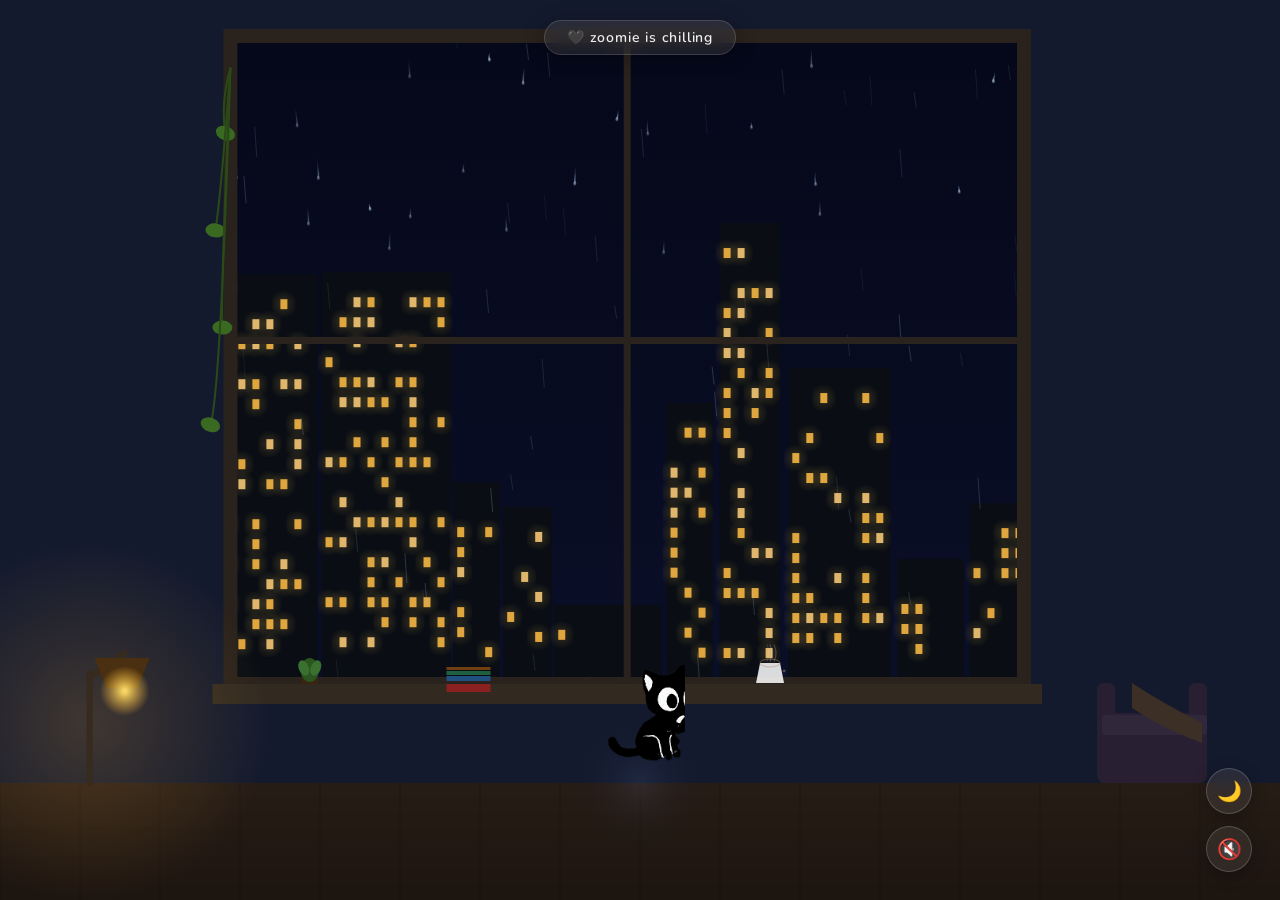
<file: index.html>
<!DOCTYPE html>
<html lang="en">
<head>
  <meta charset="UTF-8" />
  <meta name="viewport" content="width=device-width, initial-scale=1.0"/>
  <title>Zoomie 🖤 — Interactive Cat</title>
  <meta name="description" content="An interactive Makoto Shinkai-inspired cat game featuring Zoomie, a cute animated cat with cherry blossoms and day/night ambiance."/>
  <link rel="preconnect" href="https://fonts.googleapis.com">
  <link rel="preconnect" href="https://fonts.gstatic.com" crossorigin>
  <link href="https://fonts.googleapis.com/css2?family=Nunito:wght@400;600;700&display=swap" rel="stylesheet">
  <link rel="stylesheet" href="style.css" />
</head>
<body>
  <div id="room">
    <canvas id="gameCanvas"></canvas>
  </div>

  <div id="ui">
    <span id="mood-label">curious</span>
  </div>

  <div id="controls">
    <button id="btn-daynight" title="Toggle Day / Night">🌙</button>
    <button id="btn-sound"    title="Toggle Sound">🔇</button>
  </div>

  <script src="game.js"></script>
</body>
</html>
</file>
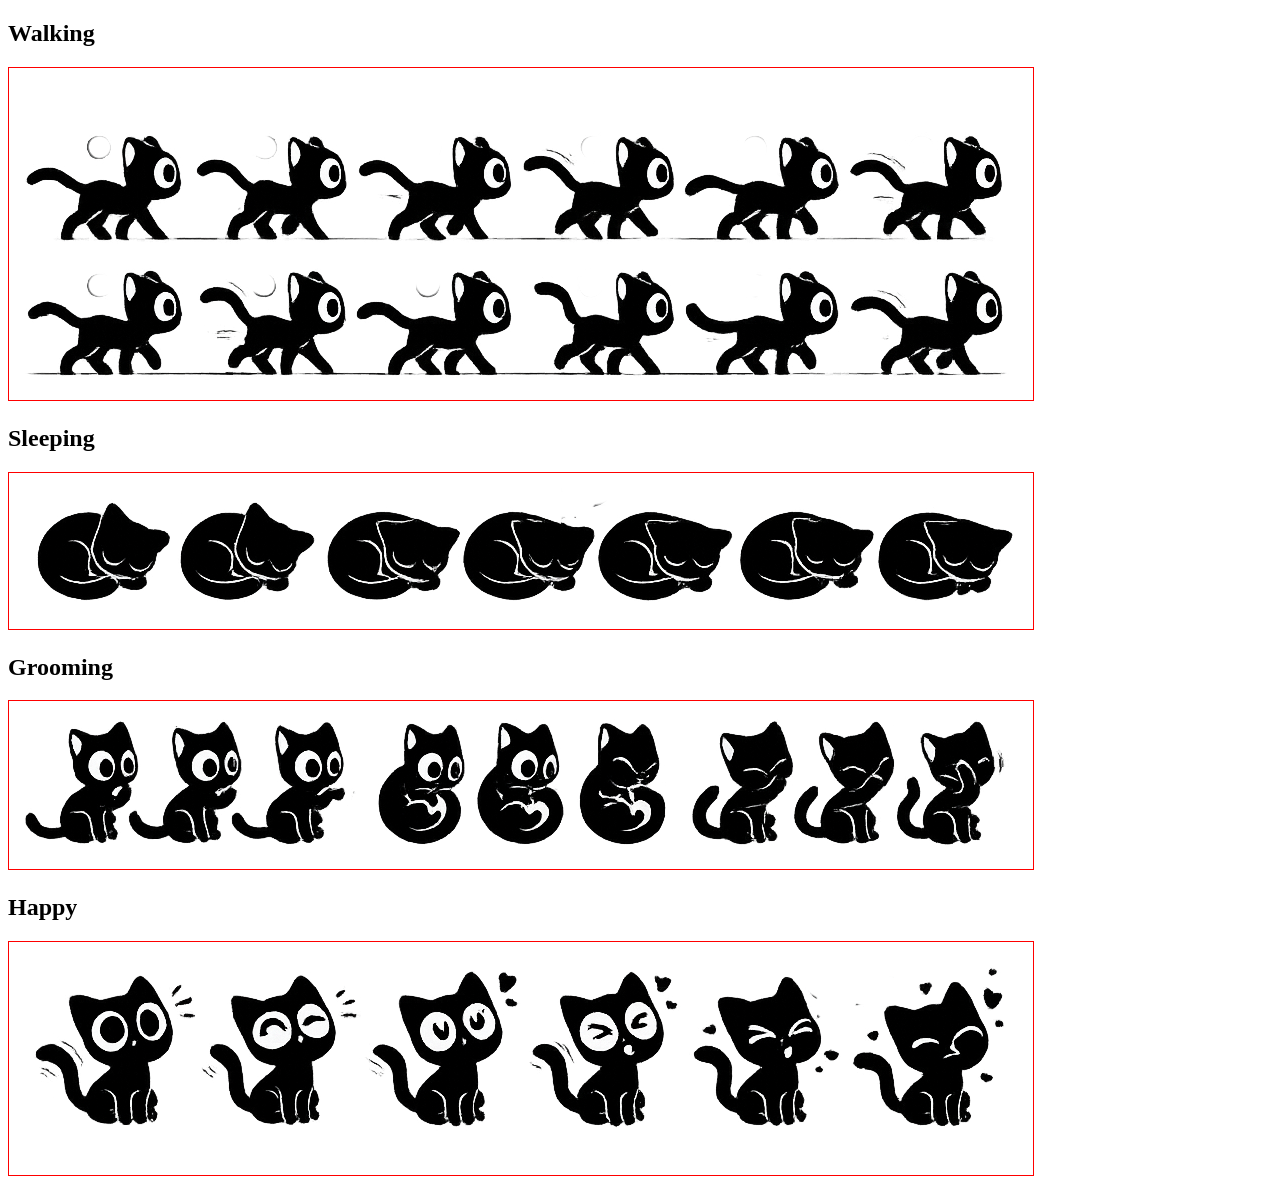
<file: test.html>
<!DOCTYPE html><html><body><h2>Walking</h2><img src="assets/spritesheet_walking.png" style="border:1px solid red;"><h2>Sleeping</h2><img src="assets/spritesheet_sleeping.png" style="border:1px solid red;"><h2>Grooming</h2><img src="assets/grooming.png" style="border:1px solid red;"><h2>Happy</h2><img src="assets/happy.png" style="border:1px solid red;"></body></html>
</file>
<file: style.css>
@import url('https://fonts.googleapis.com/css2?family=Nunito:wght@400;600;700&display=swap');

* { margin: 0; padding: 0; box-sizing: border-box; }

body {
  overflow: hidden;
  font-family: 'Nunito', 'Georgia', serif;
  background: #07071a;
}

#room {
  width: 100vw;
  height: 100vh;
}

canvas {
  display: block;
  width: 100%;
  height: 100%;
}

/* ── Mood label ─────────────────────────────── */
#ui {
  position: fixed;
  top: 20px;
  left: 50%;
  transform: translateX(-50%);
  background: rgba(255, 255, 255, 0.07);
  border: 1px solid rgba(255, 255, 255, 0.15);
  border-radius: 24px;
  padding: 7px 22px;
  color: rgba(255, 255, 255, 0.92);
  font-size: 14px;
  font-weight: 600;
  letter-spacing: 0.8px;
  backdrop-filter: blur(10px);
  -webkit-backdrop-filter: blur(10px);
  white-space: nowrap;
  pointer-events: none;
  transition: opacity 0.4s;
  box-shadow: 0 2px 20px rgba(0,0,0,0.3);
}

/* ── Control buttons ────────────────────────── */
#controls {
  position: fixed;
  bottom: 28px;
  right: 28px;
  display: flex;
  flex-direction: column;
  gap: 12px;
  z-index: 10;
}

#controls button {
  width: 46px;
  height: 46px;
  border-radius: 50%;
  border: 1px solid rgba(255, 255, 255, 0.18);
  background: rgba(255, 255, 255, 0.08);
  backdrop-filter: blur(12px);
  -webkit-backdrop-filter: blur(12px);
  color: #fff;
  font-size: 20px;
  cursor: pointer;
  display: flex;
  align-items: center;
  justify-content: center;
  transition: background 0.25s, transform 0.15s, box-shadow 0.25s;
  box-shadow: 0 4px 16px rgba(0,0,0,0.3);
}

#controls button:hover {
  background: rgba(255, 255, 255, 0.18);
  transform: scale(1.1);
  box-shadow: 0 6px 24px rgba(160, 120, 255, 0.35);
}

#controls button:active {
  transform: scale(0.95);
}
</file>
